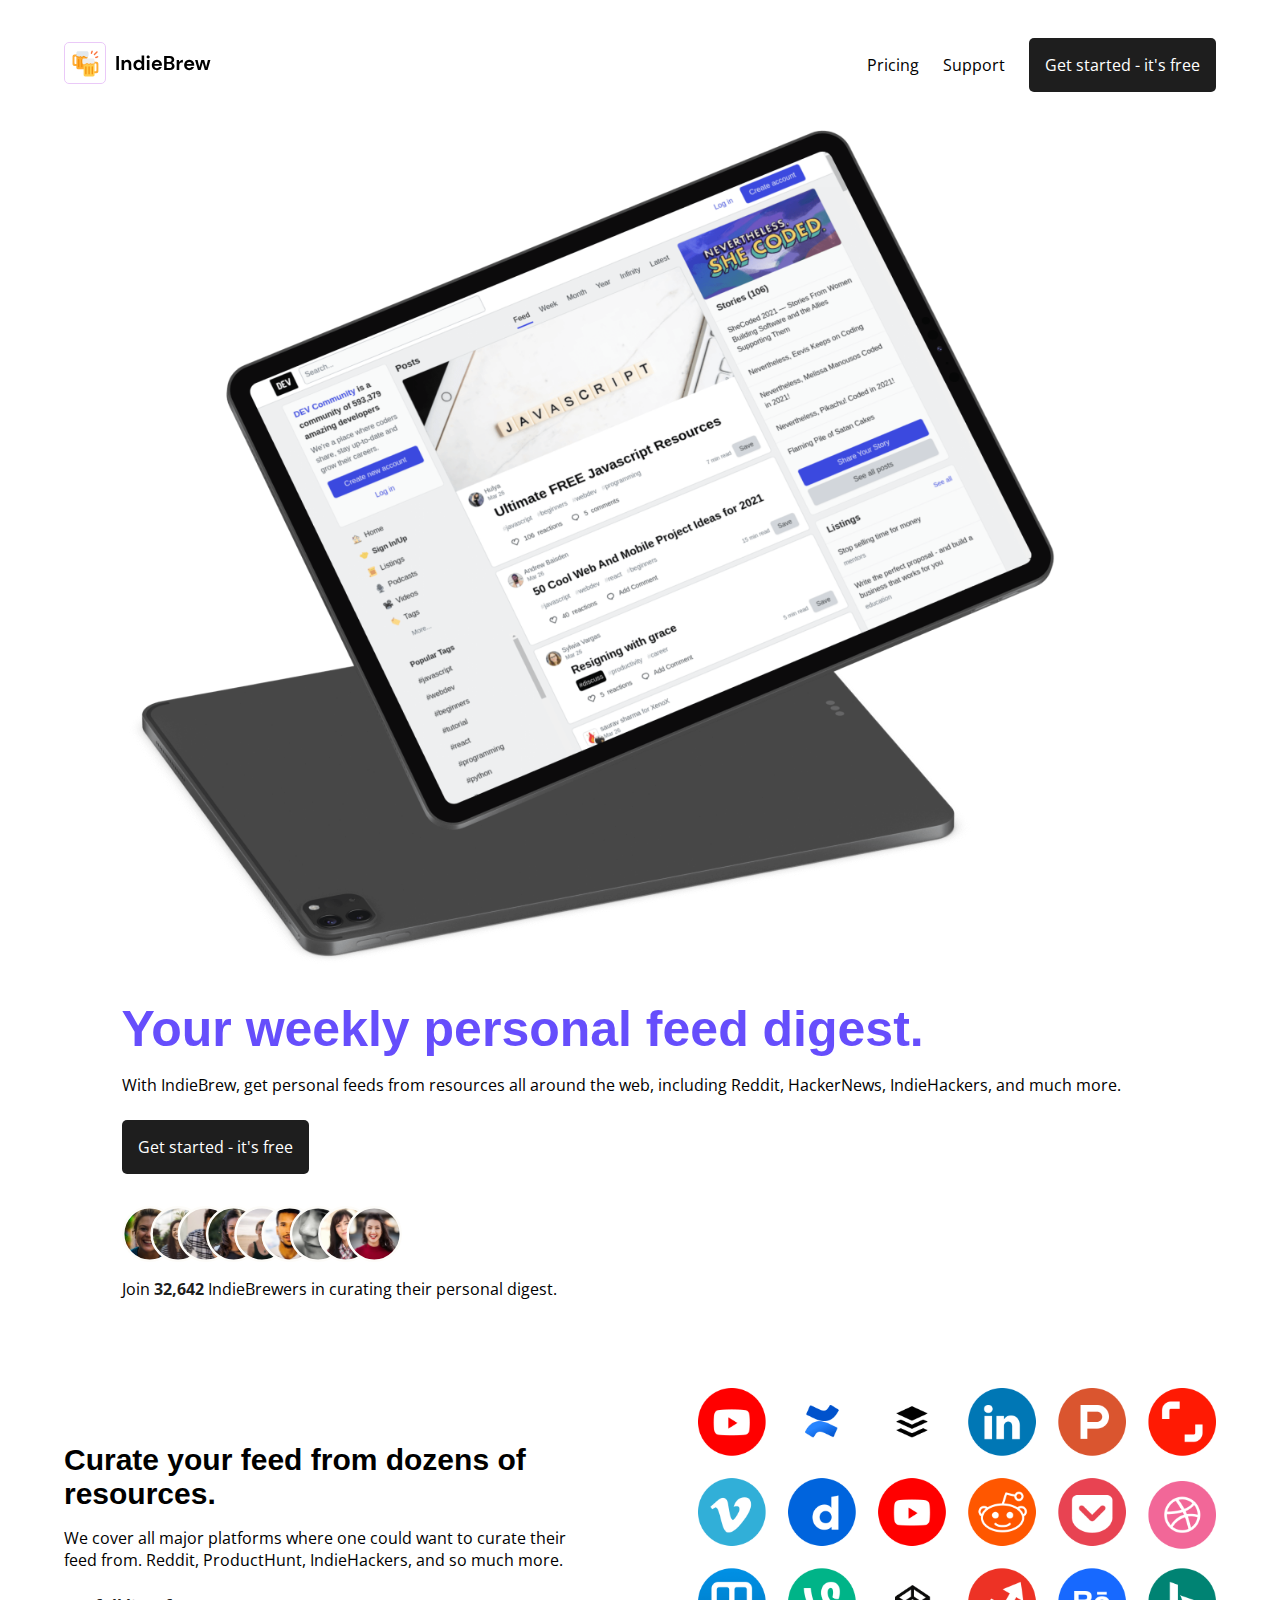
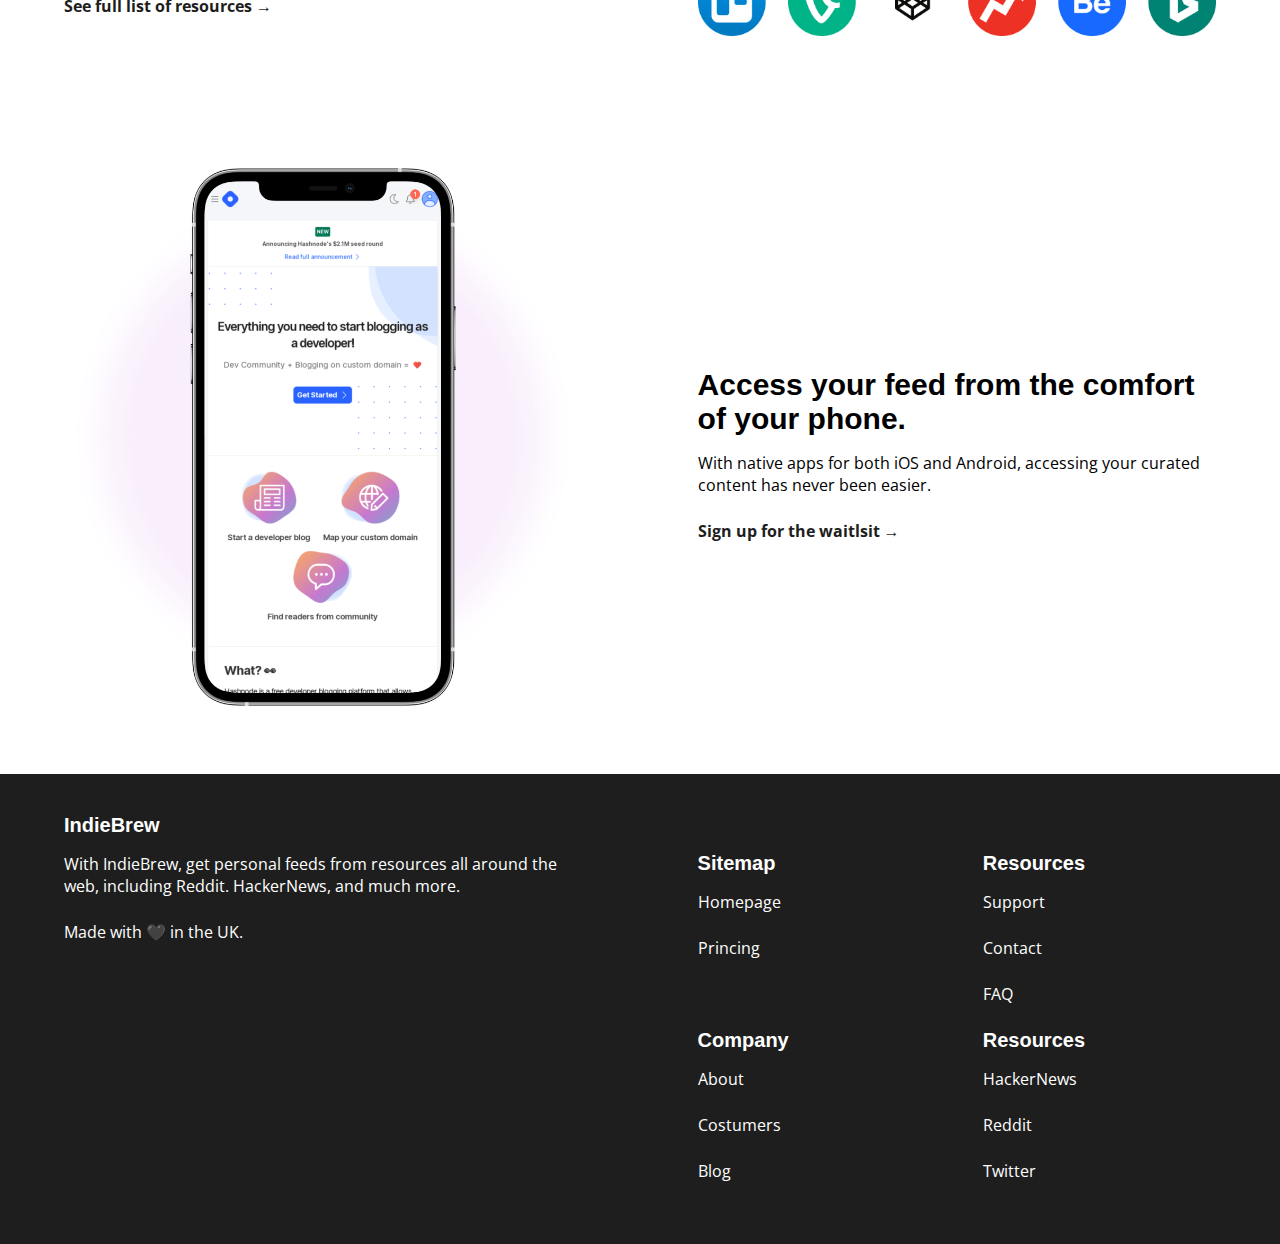
<file: index.html>
<!DOCTYPE html>
<html lang="en">
<head>
    <meta charset="UTF-8">
    <meta http-equiv="X-UA-Compatible" content="IE=edge">
    <meta name="viewport" content="width=device-width, initial-scale=1.0">
    <link rel="preconnect" href="https://fonts.googleapis.com">
    <link rel="preconnect" href="https://fonts.gstatic.com" crossorigin>
    <link href="https://fonts.googleapis.com/css2?family=Open+Sans:wght@400;600;700&display=swap" rel="stylesheet">
    <link rel="stylesheet" href="css/styles.css">
    <title>Document</title>
</head>
<body>
    <main id="principal__wrapper">
        <section class="background__gradient">
            <header class="header__wrapper content__center">
                <article class="header__logo">
                    <a href="index.html"><img src="img/Logo.svg" alt="principal logo"></a>
                </article>
                <article class="header__menu--icon">
                    <img src="img/Hamburger Menu.svg" alt="">
                </article>
                <nav class="header__nav">
                    <a href="#" class="hover">Pricing</a>
                    <a href="#" class="hover">Support</a>
                    <a class="button__black hover" href="form.html">Get started <span>- it's free</span></a>
                </nav>
            </header>
            <section class="personal__box content__center">
                <section class="principal__hero content__center">
                    <img src="img/Feed Mockup.png" alt="feed mockup">
                </section>
                <section class="personal content__center">
                    <h1>Your weekly personal feed digest.</h1>
                    <p>With IndieBrew, get personal feeds from resources all around the web, including Reddit, HackerNews, IndieHackers, and much more.</p>
                    <a class="button__black" href="form.html">Get started <span>- it's free</span></a>
                    <img src="img/User Avatars.svg" alt="user avatars">
                    <p>Join <span class="text__purple">32,642</span> IndieBrewers in curating their personal digest.</p>
                </section>
            </section>
        </section>
        <section class="background__white">
            <section class="social content__center">
                <article class="social__icons">
                    <img src="img/Social Media Icons.png" alt="social media icons">
                </article>
                <article class="social__info">
                    <h2>Curate your feed from dozens of resources.</h2>
                    <p>We cover all major platforms where one could want to curate their feed from. Reddit, ProductHunt, IndieHackers, and so much more.</p>
                    <a class="text__purple" href="#">See full list of resources →</a>
                </article>
            </section>
            <section class="access content__center">
                <article class="access__mockup">
                    <img src="img/Phone Mockup.png" alt="Phone mockup">
                </article>
                <article class="access__info">
                    <h2>Access your feed from the comfort of your phone.</h2>
                    <p>With native apps for both iOS and Android, accessing your curated content has never been easier.</p>
                    <a class="text__purple" href="#">Sign up for the waitlsit →</a>
                </article>
            </section>
        </section>
        
        <footer class="background__cream footer__indie ">
            <section class="content__center footer__flex">
                <section class="footer__info">
                    <article>
                        <h4>IndieBrew</h4>
                        <p>With IndieBrew, get personal feeds from resources all around the web, including Reddit. HackerNews, and much more.</p>
                        <p>Made with 🖤 in the UK.</p>
                    </article>
                </section>
                <section class="footer__nav">
                    <section class="footer__nav--box">
                        <article>
                            <h4>Sitemap</h4>
                            <p>Homepage</p>
                            <p>Princing</p>
                        </article>
                        <article>
                            <h4>Company</h4>
                            <p>About</p>
                            <p>Costumers</p>
                            <p>Blog</p>
                        </article>
                    </section>
                    <section class="footer__nav--box">
                        <article>
                            <h4>Resources</h4>
                            <p>Support</p>
                            <p>Contact</p>
                            <p>FAQ</p>
                        </article>
                        <article>
                            <h4>Resources</h4>
                            <p>HackerNews</p>
                            <p>Reddit</p>
                            <p>Twitter</p>
                        </article>
                   </section>
               </section>
            </section>
        </footer>
    </main>
</body>
</html>
</file>
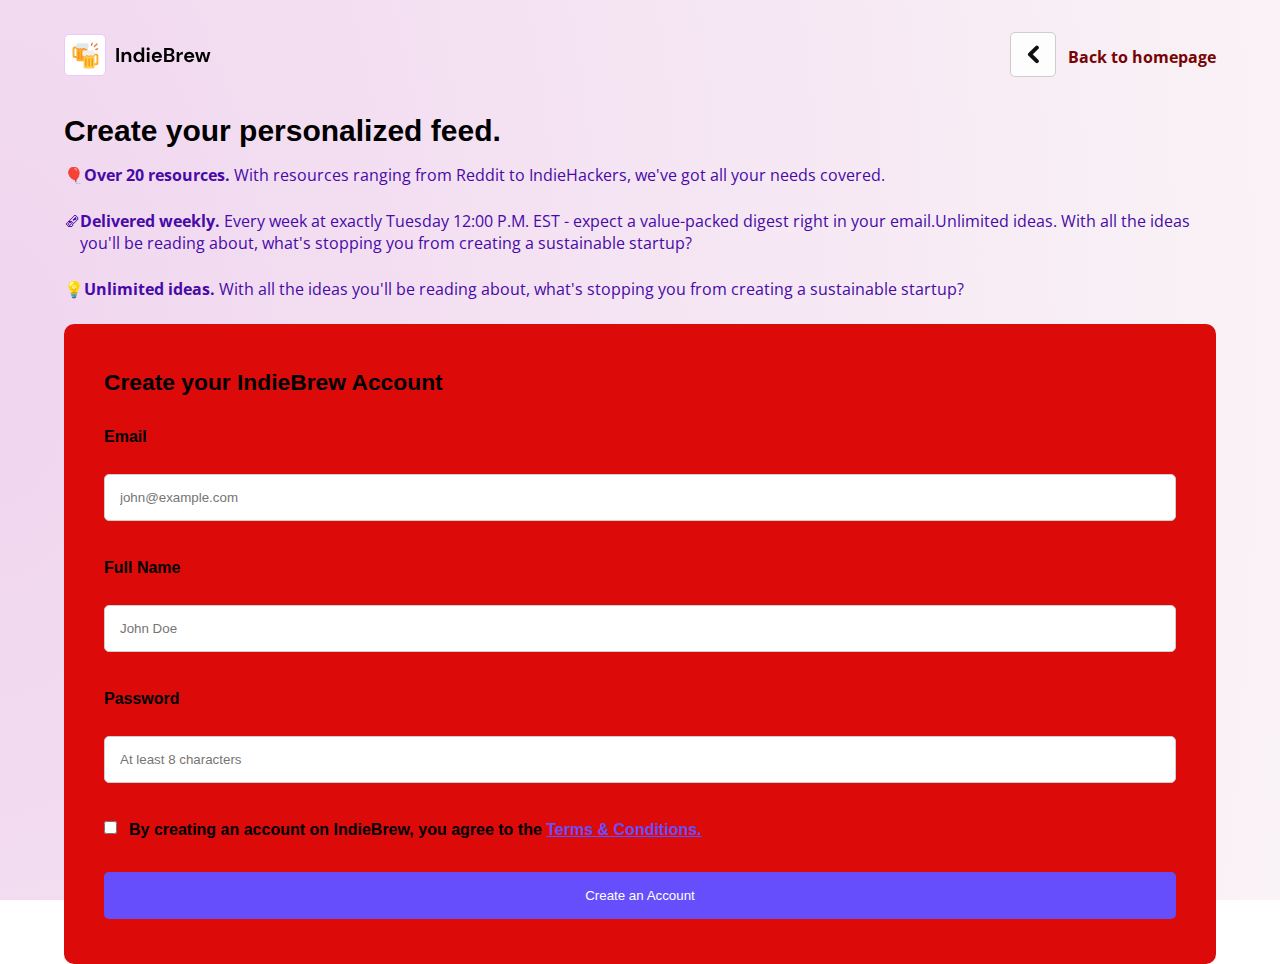
<file: form.html>
<!DOCTYPE html>
<html lang="en">
<head>
    <meta charset="UTF-8">
    <meta http-equiv="X-UA-Compatible" content="IE=edge">
    <meta name="viewport" content="width=device-width, initial-scale=1.0">
    <link rel="preconnect" href="https://fonts.googleapis.com">
    <link rel="preconnect" href="https://fonts.gstatic.com" crossorigin>
    <link href="https://fonts.googleapis.com/css2?family=Open+Sans:wght@400;600;700&display=swap" rel="stylesheet">
    <link rel="stylesheet" href="css/styles.css">
    <title>Contact us</title>
</head>
<body>
    <main class="principal__wrapper background__gradient--form">
        <header class="header__form content__center">
            <article class="header__logo">
                <a href="index.html"><img src="img/Logo.svg" alt="principal logo"></a>
            </article>
            <article class="header__arrow">
                <a href="index.html"><img src="img/Back Arrow.svg" alt="principal logo"></a>
                <p>Back to homepage</p>
            </article>
        </header>
        <section class="form__box content__center">
            <section class="form__info">
                <h2>Create your personalized feed.</h2>
                <article class="form__info--box">
                    <p>🎈</p>
                    <p><span>Over 20 resources.</span> With resources ranging from Reddit to IndieHackers, we've got all your needs covered.</p>
                </article>
                <article class="form__info--box">
                    <p>🗞</p>
                    <p><span>Delivered weekly.</span> Every week at exactly Tuesday 12:00 P.M. EST - expect a value-packed digest right in your email.Unlimited ideas. With all the ideas you'll be reading about, what's stopping you from creating a sustainable startup?</p>
                </article>
                <article class="form__info--box">
                    <p>💡</p>
                    <p><span>Unlimited ideas.</span> With all the ideas you'll be reading about, what's stopping you from creating a sustainable startup?</p>
                </article>
            </section>
            <section class="form__account">
                <h3>Create your IndieBrew Account</h3>
                <form action="">
                    <label for="email">Email</label>
                    <input type="text" name="email" id="email" required placeholder="john@example.com">

                    <label for="name">Full Name</label>
                    <input type="text" name="name" id="name" required placeholder="John Doe">

                    <label for="password">Password</label>
                    <input type="password" name="password" id="password" required placeholder="At least 8 characters">

                    <article>
                        <input type="checkbox" name="terms" id="terms">
                        <label for="terms">By creating an account on IndieBrew, you agree to the <span>Terms & Conditions.</span></label>
                    </article>

                    <button type="submit">Create an Account</button>
                </form>
            </section>
        </section>
    </main>
</body>
</html>
</file>
<file: css/styles.css>
/* Global */

* {
    margin: 0;
    padding: 0;
}

h1 , h2, h3, h4, label {
    font-family: Arial, Helvetica, sans-serif;
    padding-bottom: 1rem;
}

h1 {
    font-size: 3.125rem;
    color: #664EFC;
}

h2 {
    font-size: 1.875rem;
}

h3 {
    font-size: 1.425rem;
}

h4 {
    font-size: 1.25rem;
}

p{
    font-family: 'Open Sans', sans-serif;
    color: black;
    padding-bottom: 1.5rem;
}

a {
    font-family: 'Open Sans', sans-serif;
    text-decoration: none;
}

.principal__wrapper {
    width: 100%;
    margin: 0 auto;
}

.content__center{
    width: 90%;
    margin: 0 auto;
}

.background__white {
    background-color: #ffff;
}

.background__cream {
    background-color: #1e1e1e;
}

.button__black{
    background-color: #1e1e1e;
    color: #ffff;
    border-radius: 0.3125rem;
    padding: 1rem;
    width: 155px;
}

.text__purple {
    color: #1e1e1e;
    font-weight:bolder;

}


/* Header */

.header__wrapper {
    display: flex;
    align-items: center;
    justify-content: space-between;
    padding: 2.375rem 0;
}

.header__nav {
    display: none;
}

.hover:hover{
    text-decoration: underline .125rem;
}

/* Hero */

.principal__hero {
    display: flex;
}

.principal__hero img{
    width: 90%;
    padding-bottom: 2rem;
}

/* Personal */

.personal {
    display: flex;
    flex-direction: column;
}

.personal img {
    padding: 2rem 0 1rem 0;
    width: 55%;
}


/* Social */

.social {
    display: flex;
    flex-direction: column;
    align-items: center;
    padding: 4rem 0;
}

.social img {
    padding-bottom: 2rem;
    width: 100%;
}

/* Access */

.access {
    display: flex;
    flex-direction: column;
    align-items: center;
    padding: 2rem 0;
}

.access img {
    padding-bottom: 2rem;
    width: 100%;
}

/*  Footer */
footer p, footer h4{
    color: #ffff;
}


.footer__indie {
    display: flex;
    padding-top: 2.5rem;
    flex-direction: column;
}

.footer__nav {
    display: flex;
    justify-content: space-between;
    padding: 2.375rem 0;
}

.footer__nav--box {
    display: flex;
    flex-direction: column;
    justify-content: space-between;
}

/* Form Styles */

.background__gradient--form {
    background: radial-gradient(133.96% 361.2% at 0% 41.05%, #F0D6EF 0%, #FDFCF9 100%, #F9EBEC 100%);
    height: 100vh;
}
.header__form {
    display: flex;
    align-items: center;
    justify-content: space-between;
    padding: 2rem 0;
}

.header__arrow {
    display: flex;
    align-items: center;
}

.header__arrow img {
    background-color: rgba(255, 255, 255, 0.87);
    border: 0.0625rem solid #cdcdcd;
    border-radius: 0.3125rem;
    padding: 0.75rem 1rem;
}

.header__arrow p {
    display: none;
    padding: 0;
    margin-left: 0.75rem;
    font-weight: bold;
    color: rgb(119, 4, 4);
}

.form__box {
    display: flex;
    flex-direction: column;
}

.form__info--box {
    display: flex;
}
.form__info--box span{
    font-weight: bold;
}
.form__info p {
    color: rgb(71, 10, 168);
}

.form__account {
    background-color: rgb(221, 10, 10);
    padding: 2.8125rem 2.5rem;
    border-radius: 0.625rem;
}

.form__account h3 {
    margin-bottom: 1rem;
}

.form__account form {
    display: flex;
    flex-direction: column;
}

form label{
    font-weight: bold;
    margin-bottom: 12px;
}

form input{
    border: 0.0938rem solid #cdcdcd;
    padding: 0.9375rem;
    border-radius: 0.3125rem;
    margin-bottom: 2.375rem;
}

form article {
    display: flex;
    flex-direction: row;
}

form article input {
    margin-right: 0.75rem;
}

form article span {
    color: #664EFC;
    text-decoration: underline;
}

form button {
    background-color: #664EFC;
    color: #ffff;
    border-radius: 0.3125rem;
    padding: 1rem;
    width: 100%;
    border: none;
}


@media(min-width: 47.5rem){
    .header__nav {
        display: flex;
        align-items: center;
        justify-content: space-between;
    }
    .header__nav a {
        margin-left: 1.5rem;
    }
    .header__nav a:nth-child(1) {
        color: black;
    }
    .header__nav a:nth-child(2) {
        color: black;
    }
    .header__menu--icon img {
        display: none;
    }

    .personal img {
        padding: 2rem 0 1rem 0;
        width: 27%;
    }

    .social {
        flex-direction: row-reverse;
        justify-content: space-between;
    }
    .social article{
        width: 45%;
    }
    .social__icons img {
        width: 100%;
    }

    .access {
        flex-direction: row;
        justify-content: space-between;
    }
    .access article {
        width: 45%;
    }

    .footer__flex {
        display: flex;
        flex-direction: row;
        justify-content: space-between;
    }
    .footer__flex section {
        width: 45%;
    }
    .header__arrow p {
        display: flex;
    }
}

@media(min-width: 90rem){
    .content__center{
        width: 80%;
        margin: 0 auto;
    }
    .personal__box{
        display: flex;
        flex-direction: row-reverse;
        align-items: center;
    }
    .social article {
        width: 35%;
    }
    .access article {
        width: 35%;
    }
    .footer__nav--box {
        flex-direction: row;
    }
    .button__purple:hover {
        background-color: #4b37c9;
    }
    .text__purple:hover {
        color: #4b37c9;
    }
    .form__box {
        display: flex;
        flex-direction: row;
        align-items: center;
        justify-content: space-between;
    }
    .form__info{
        width: 35%;
    }
    .form__account {
        width: 40%;
    }
}
</file>
